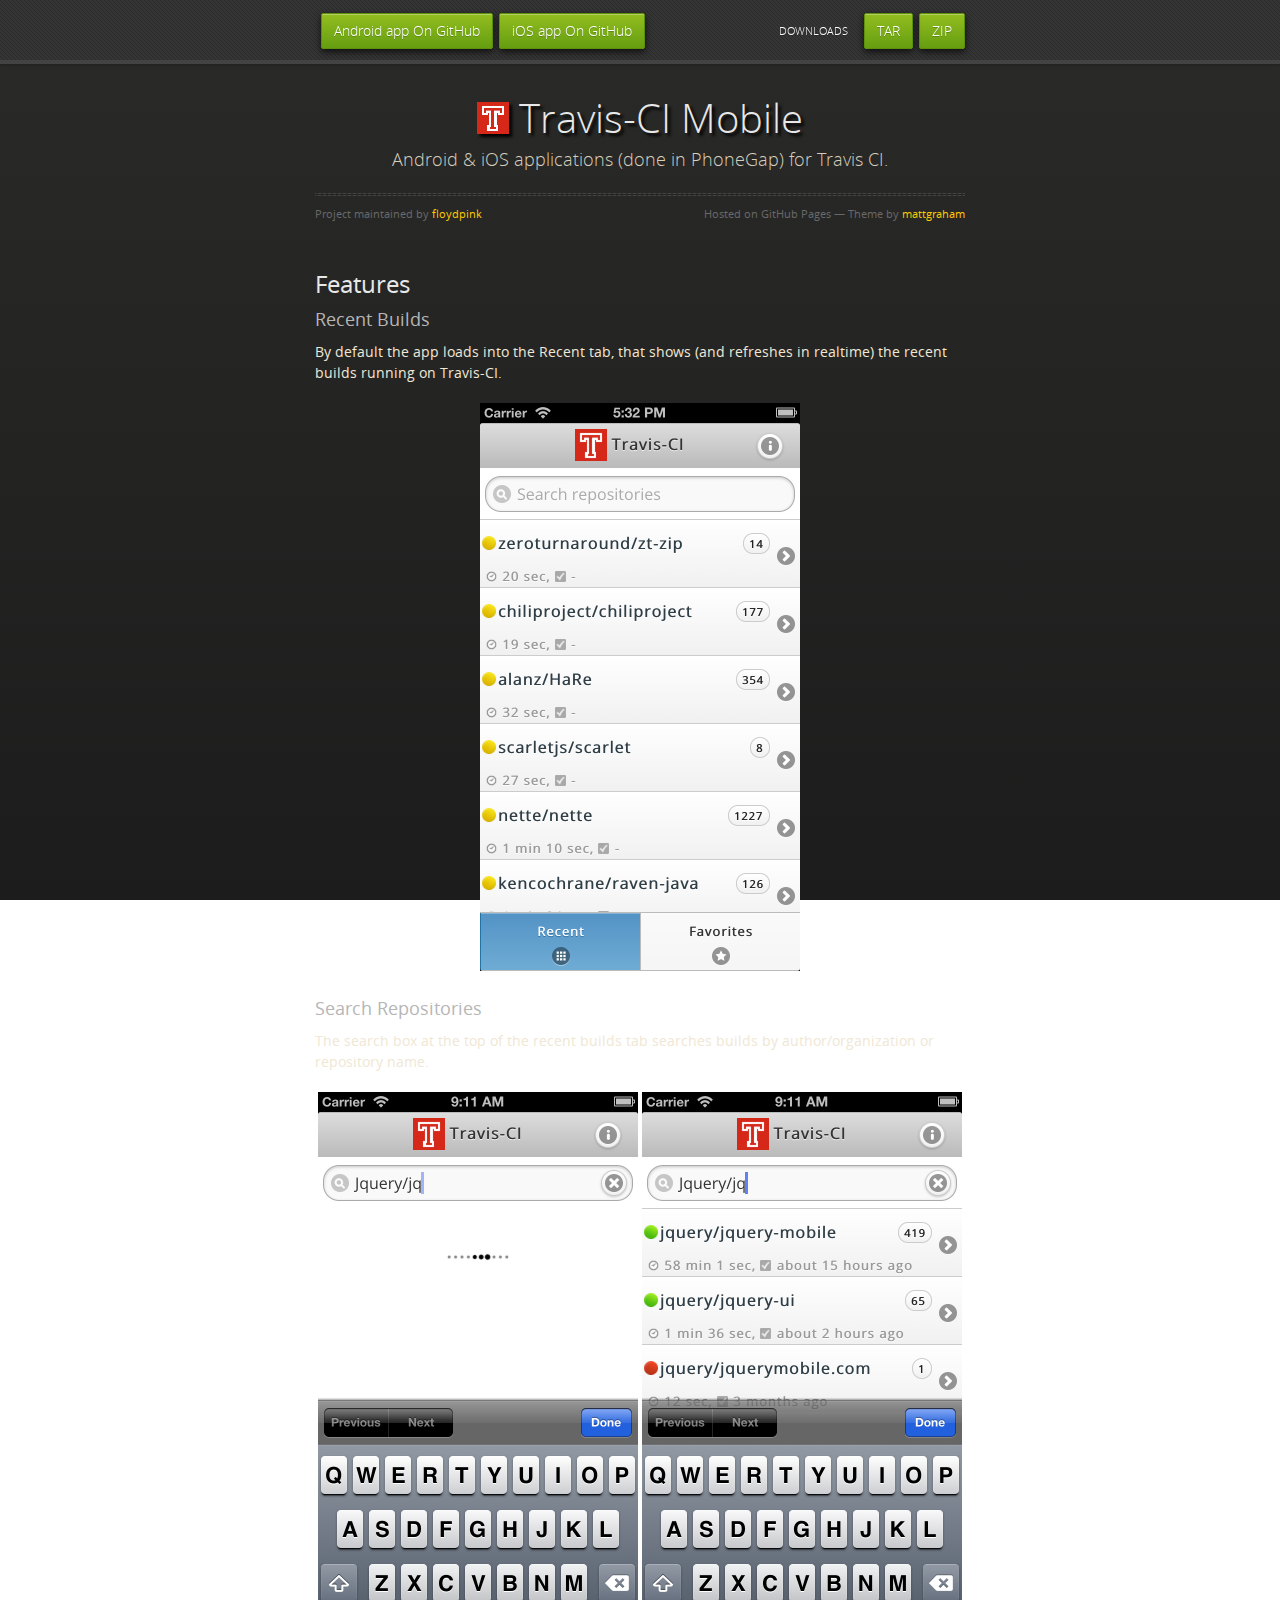
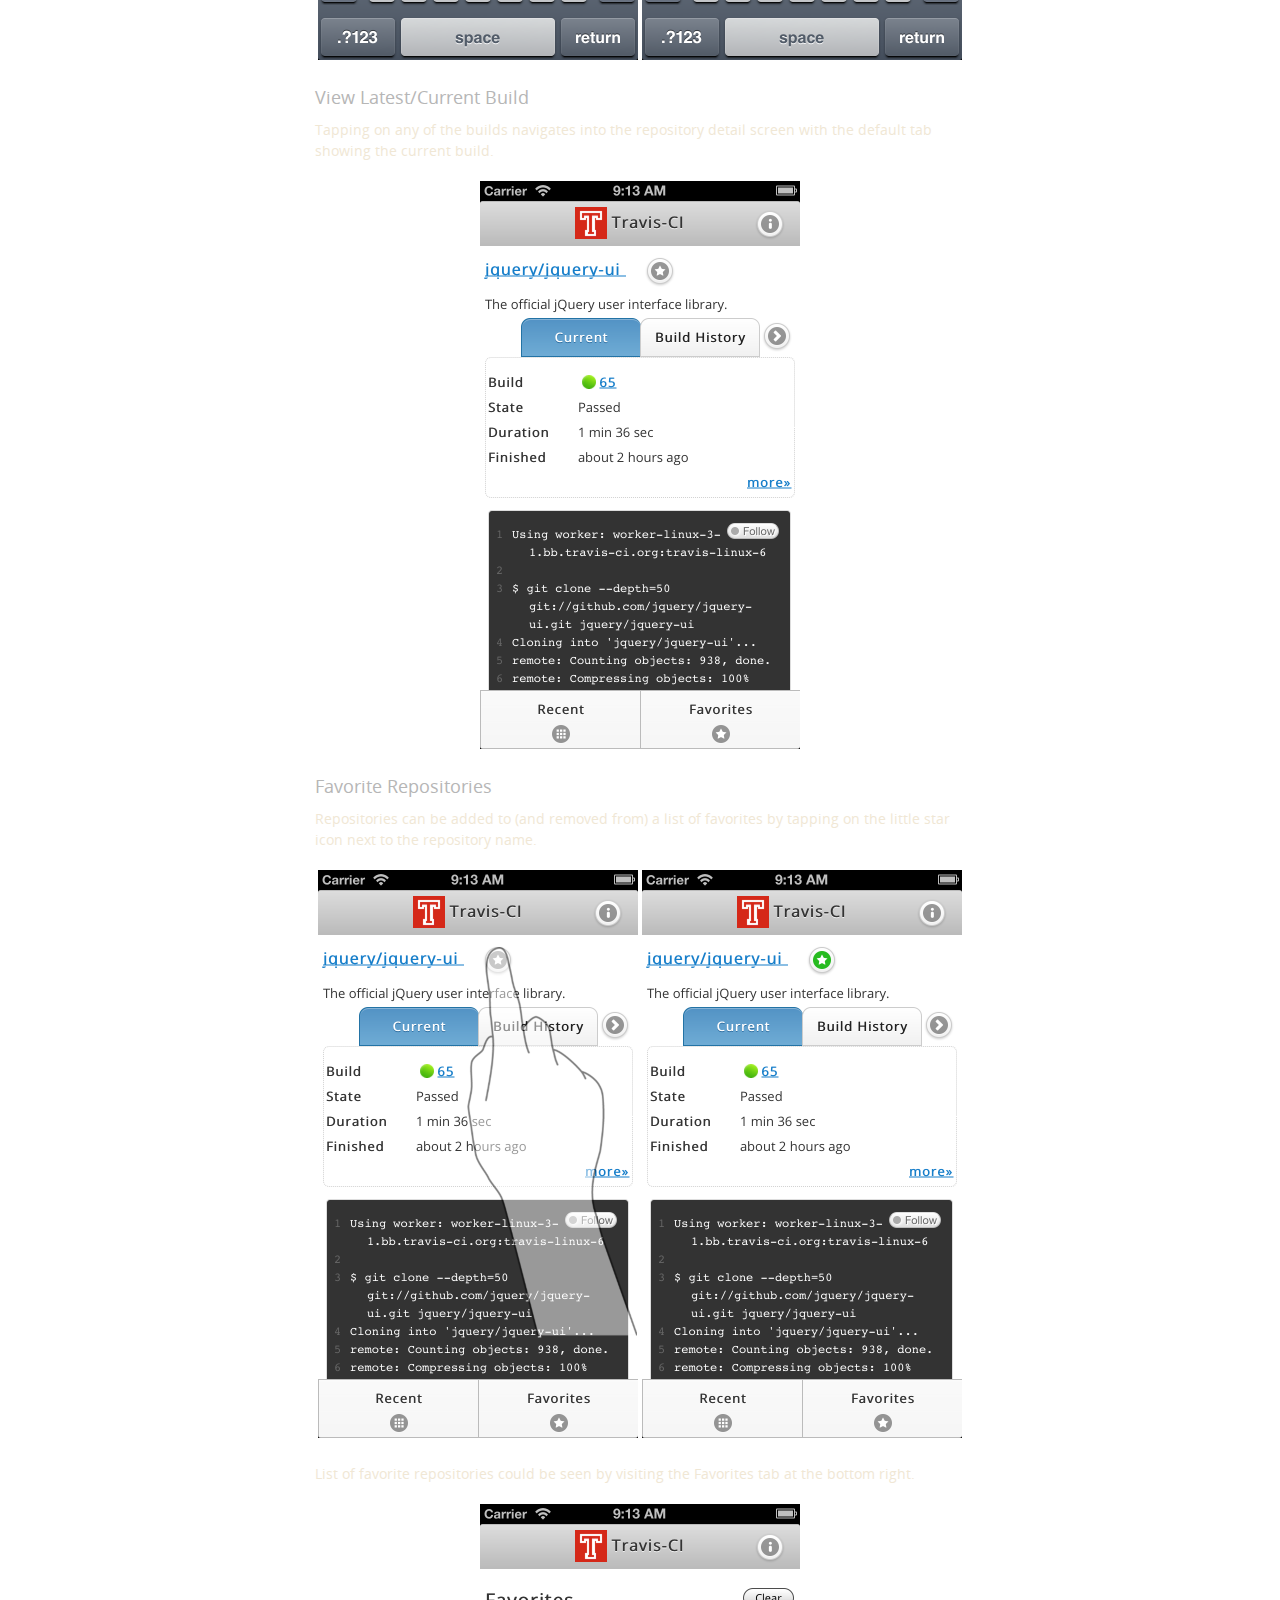
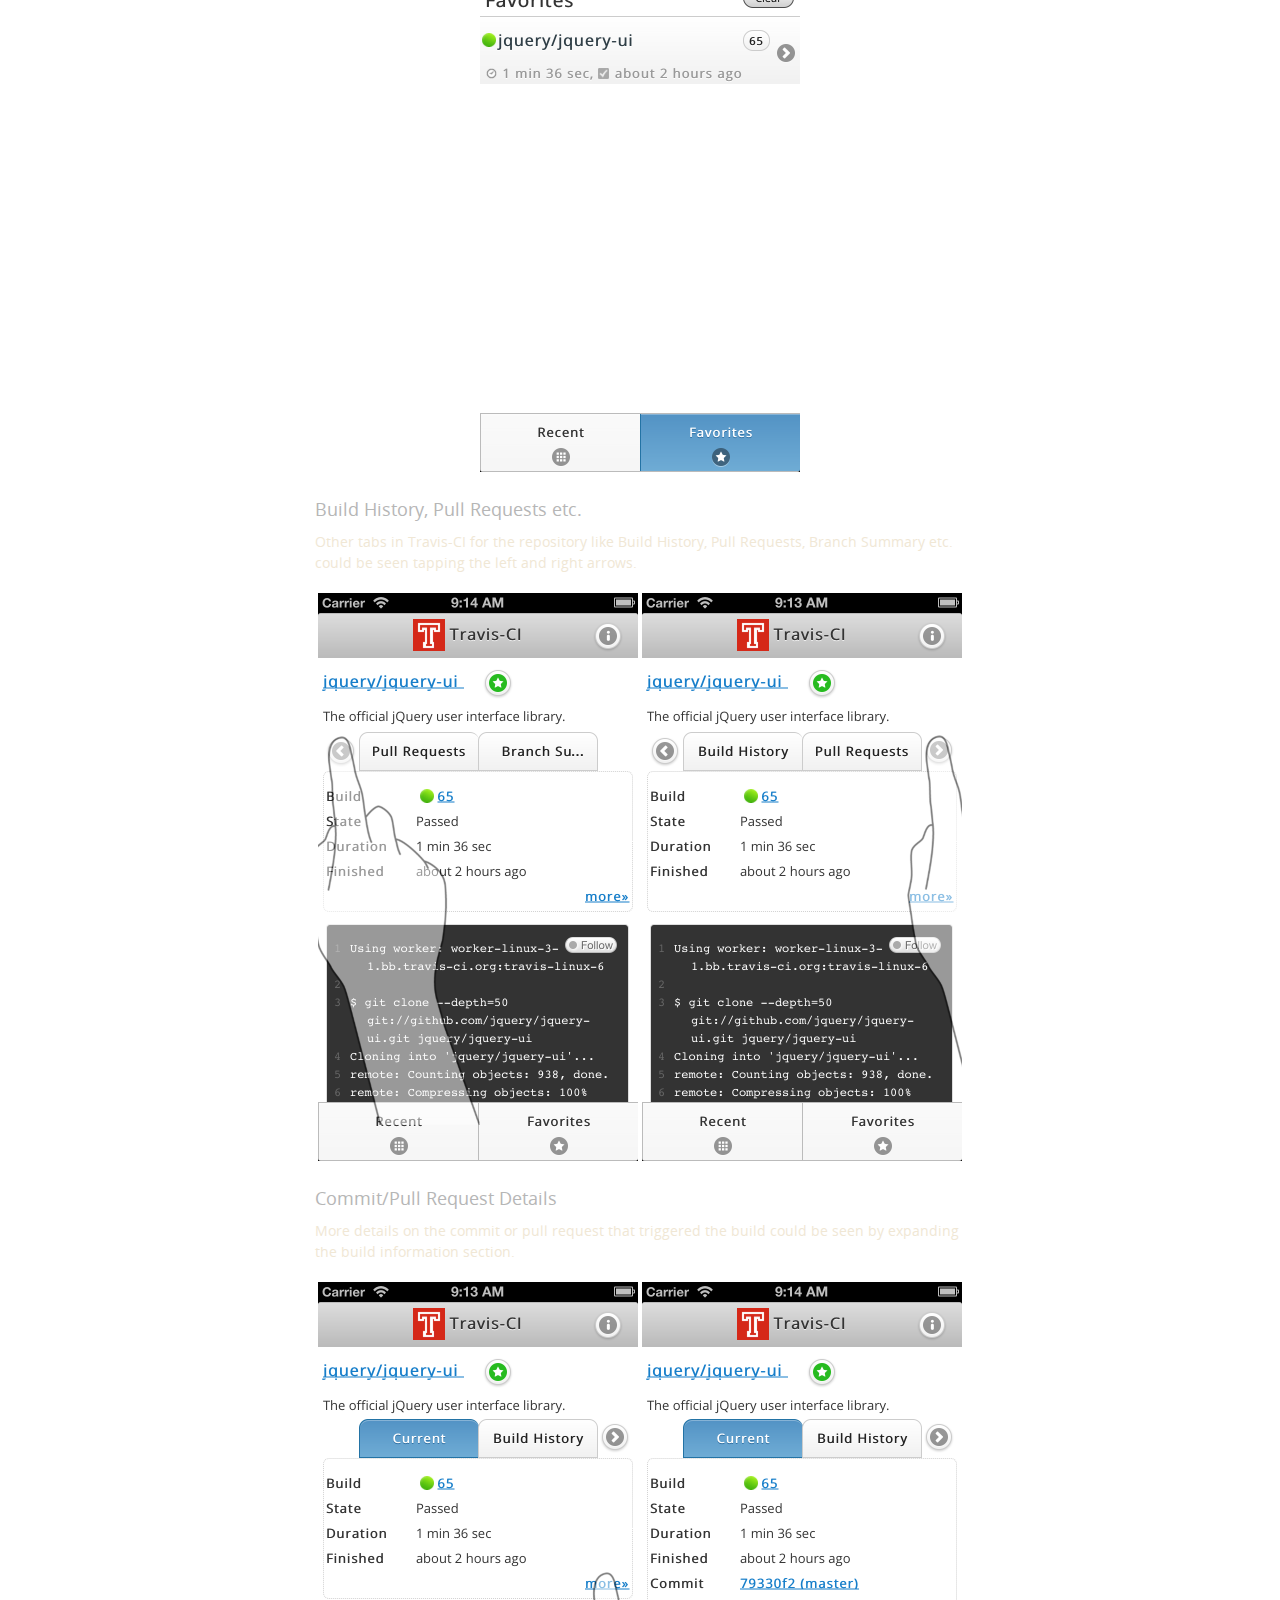
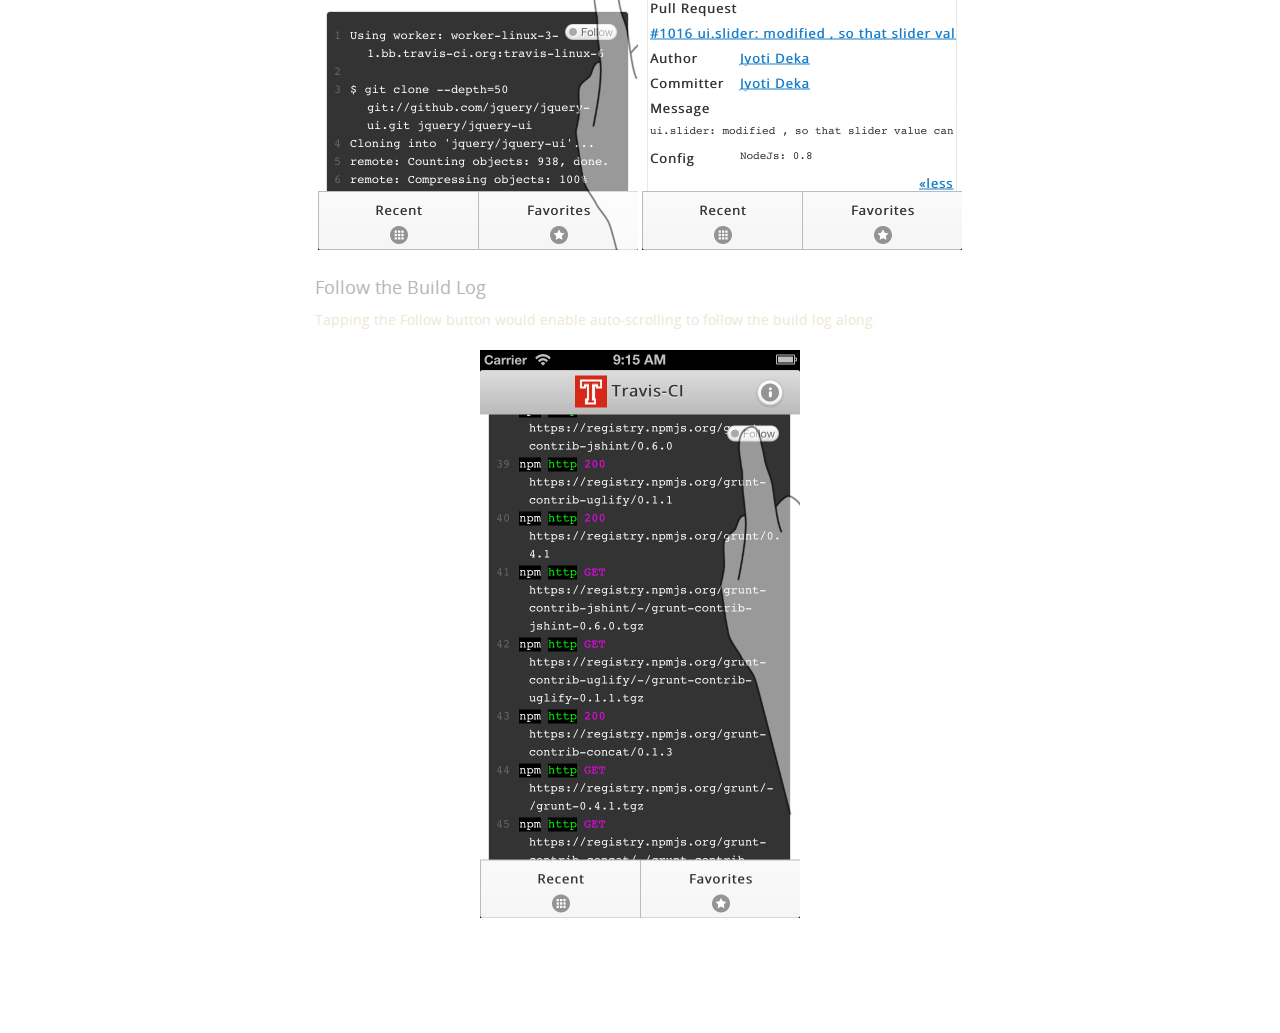
<file: features.html>
<!doctype html>
<html>
<head>
  <meta charset="utf-8">
  <meta http-equiv="X-UA-Compatible" content="chrome=1">
  <title>Travis-CI by floydpink - Feature Tour</title>
  <link rel="shortcut icon" href="images/icon.png">
  <link rel="stylesheet" href="stylesheets/styles.css">
  <link rel="stylesheet" href="stylesheets/pygment_trac.css">
  <script src="https://ajax.googleapis.com/ajax/libs/jquery/1.7.1/jquery.min.js"></script>
  <script src="javascripts/respond.js"></script>
  <!--[if lt IE 9]>
  <script src="//html5shiv.googlecode.com/svn/trunk/html5.js"></script>
  <![endif]-->
  <!--[if lt IE 8]>
  <link rel="stylesheet" href="stylesheets/ie.css">
  <![endif]-->
  <meta name="viewport" content="width=device-width, initial-scale=1, user-scalable=no">
  <meta name="google-site-verification" content="b6EJoMvbiWMFIBl26jLt4tfotebvmFzlnPeK1T2-3vM" />
</head>
<body>
<div id="header">
  <nav>
    <li class="fork"><a href="https://github.com/floydpink/Travis-CI">Android app On GitHub</a></li>
    <li class="fork"><a href="https://github.com/floydpink/Travis-CI-iOS">iOS app On GitHub</a></li>
    <li class="downloads"><a href="https://github.com/floydpink/Travis-CI/zipball/master">ZIP</a></li>
    <li class="downloads"><a href="https://github.com/floydpink/Travis-CI/tarball/master">TAR</a></li>
    <li class="title">DOWNLOADS</li>
  </nav>
</div>
<!-- end header -->

<div class="wrapper">

  <section>
    <div id="title">
      <h1><img src="images/icon.png" alt="logo" style="margin-right: 10px; margin-bottom: -1px;" />Travis-CI Mobile</h1>

      <p>Android &amp; iOS applications (done in PhoneGap) for Travis CI.</p>
      <hr>
      <span class="credits left">Project maintained by <a href="https://github.com/floydpink">floydpink</a></span>
      <span class="credits right">Hosted on GitHub Pages &mdash;
        Theme by <a href="http://twitter.com/#!/michigangraham">mattgraham</a></span>
    </div>

    <h2>Features</h2>

    <h3>Recent Builds</h3>

    <p>By default the app loads into the Recent tab, that shows (and refreshes in realtime) the recent builds running on Travis-CI.</p>

    <p class="screenshots">
      <img src="images/image02.png" alt="recent builds" />
    </p>

    <h3>Search Repositories</h3>

    <p>The search box at the top of the recent builds tab searches builds by author/organization or repository name.</p>

    <p class="screenshots">
      <img src="images/image05.png" alt="recent builds" />
      <img src="images/image06.png" alt="recent builds" />
    </p>

    <h3>View Latest/Current Build</h3>

    <p>Tapping on any of the builds navigates into the repository detail screen with the default tab showing the current build.</p>

    <p class="screenshots">
      <img src="images/image07.png" alt="recent builds" />
    </p>

    <h3>Favorite Repositories</h3>

    <p>Repositories can be added to (and removed from) a list of favorites by tapping on the little star icon next to the repository name.</p>

    <p class="screenshots">
      <img src="images/image08.png" alt="recent builds" />
      <img src="images/image09.png" alt="recent builds" />
    </p>

    <p>List of favorite repositories could be seen by visiting the Favorites tab at the bottom right.</p>

    <p class="screenshots">
      <img src="images/image10.png" alt="recent builds" />
    </p>

    <h3>Build History, Pull Requests etc.</h3>

    <p>Other tabs in Travis-CI for the repository like Build History, Pull Requests, Branch Summary etc. could be seen tapping the left and right arrows.</p>

    <p class="screenshots">
      <img src="images/image12.png" alt="recent builds" />
      <img src="images/image11.png" alt="recent builds" />
    </p>

    <h3>Commit/Pull Request Details</h3>

    <p>More details on the commit or pull request that triggered the build could be seen by expanding the build information section.</p>

    <p class="screenshots">
      <img src="images/image13.png" alt="recent builds" />
      <img src="images/image14.png" alt="recent builds" />
    </p>

    <h3>Follow the Build Log</h3>

    <p>Tapping the Follow button would enable auto-scrolling to follow the build log along.</p>

    <p class="screenshots">
      <img src="images/image15.png" alt="recent builds" />
    </p>

  </section>

</div>
<!--[if !IE]>
<script>fixScale(document);</script><![endif]-->
<script type="text/javascript">

  var _gaq = _gaq || [];
  _gaq.push(['_setAccount', 'UA-36383654-2']);
  _gaq.push(['_trackPageview']);

  (function () {
    var ga = document.createElement('script');
    ga.type = 'text/javascript';
    ga.async = true;
    ga.src = ('https:' == document.location.protocol ? 'https://ssl' : 'http://www') + '.google-analytics.com/ga.js';
    var s = document.getElementsByTagName('script')[0];
    s.parentNode.insertBefore(ga, s);
  })();

</script>

</body>
</html>
</file>
<file: stylesheets/styles.css>
@font-face {
  font-family : 'OpenSansLight';
  src         : url("../fonts/OpenSans-Light-webfont.eot");
  src         : url("../fonts/OpenSans-Light-webfont.eot?#iefix") format("embedded-opentype"), url("../fonts/OpenSans-Light-webfont.woff") format("woff"), url("../fonts/OpenSans-Light-webfont.ttf") format("truetype"), url("../fonts/OpenSans-Light-webfont.svg#OpenSansLight") format("svg");
  font-weight : normal;
  font-style  : normal;
}

@font-face {
  font-family : 'OpenSansLightItalic';
  src         : url("../fonts/OpenSans-LightItalic-webfont.eot");
  src         : url("../fonts/OpenSans-LightItalic-webfont.eot?#iefix") format("embedded-opentype"), url("../fonts/OpenSans-LightItalic-webfont.woff") format("woff"), url("../fonts/OpenSans-LightItalic-webfont.ttf") format("truetype"), url("../fonts/OpenSans-LightItalic-webfont.svg#OpenSansLightItalic") format("svg");
  font-weight : normal;
  font-style  : normal;
}

@font-face {
  font-family            : 'OpenSansRegular';
  src                    : url("../fonts/OpenSans-Regular-webfont.eot");
  src                    : url("../fonts/OpenSans-Regular-webfont.eot?#iefix") format("embedded-opentype"), url("../fonts/OpenSans-Regular-webfont.woff") format("woff"), url("../fonts/OpenSans-Regular-webfont.ttf") format("truetype"), url("../fonts/OpenSans-Regular-webfont.svg#OpenSansRegular") format("svg");
  font-weight            : normal;
  font-style             : normal;
  -webkit-font-smoothing : antialiased;
}

@font-face {
  font-family            : 'OpenSansItalic';
  src                    : url("../fonts/OpenSans-Italic-webfont.eot");
  src                    : url("../fonts/OpenSans-Italic-webfont.eot?#iefix") format("embedded-opentype"), url("../fonts/OpenSans-Italic-webfont.woff") format("woff"), url("../fonts/OpenSans-Italic-webfont.ttf") format("truetype"), url("../fonts/OpenSans-Italic-webfont.svg#OpenSansItalic") format("svg");
  font-weight            : normal;
  font-style             : normal;
  -webkit-font-smoothing : antialiased;
}

@font-face {
  font-family            : 'OpenSansSemibold';
  src                    : url("../fonts/OpenSans-Semibold-webfont.eot");
  src                    : url("../fonts/OpenSans-Semibold-webfont.eot?#iefix") format("embedded-opentype"), url("../fonts/OpenSans-Semibold-webfont.woff") format("woff"), url("../fonts/OpenSans-Semibold-webfont.ttf") format("truetype"), url("../fonts/OpenSans-Semibold-webfont.svg#OpenSansSemibold") format("svg");
  font-weight            : normal;
  font-style             : normal;
  -webkit-font-smoothing : antialiased;
}

@font-face {
  font-family            : 'OpenSansSemiboldItalic';
  src                    : url("../fonts/OpenSans-SemiboldItalic-webfont.eot");
  src                    : url("../fonts/OpenSans-SemiboldItalic-webfont.eot?#iefix") format("embedded-opentype"), url("../fonts/OpenSans-SemiboldItalic-webfont.woff") format("woff"), url("../fonts/OpenSans-SemiboldItalic-webfont.ttf") format("truetype"), url("../fonts/OpenSans-SemiboldItalic-webfont.svg#OpenSansSemiboldItalic") format("svg");
  font-weight            : normal;
  font-style             : normal;
  -webkit-font-smoothing : antialiased;
}

@font-face {
  font-family            : 'OpenSansBold';
  src                    : url("../fonts/OpenSans-Bold-webfont.eot");
  src                    : url("../fonts/OpenSans-Bold-webfont.eot?#iefix") format("embedded-opentype"), url("../fonts/OpenSans-Bold-webfont.woff") format("woff"), url("../fonts/OpenSans-Bold-webfont.ttf") format("truetype"), url("../fonts/OpenSans-Bold-webfont.svg#OpenSansBold") format("svg");
  font-weight            : normal;
  font-style             : normal;
  -webkit-font-smoothing : antialiased;
}

@font-face {
  font-family            : 'OpenSansBoldItalic';
  src                    : url("../fonts/OpenSans-BoldItalic-webfont.eot");
  src                    : url("../fonts/OpenSans-BoldItalic-webfont.eot?#iefix") format("embedded-opentype"), url("../fonts/OpenSans-BoldItalic-webfont.woff") format("woff"), url("../fonts/OpenSans-BoldItalic-webfont.ttf") format("truetype"), url("../fonts/OpenSans-BoldItalic-webfont.svg#OpenSansBoldItalic") format("svg");
  font-weight            : normal;
  font-style             : normal;
  -webkit-font-smoothing : antialiased;
}

/* normalize.css 2012-02-07T12:37 UTC - http://github.com/necolas/normalize.css */
/* =============================================================================
   HTML5 display definitions
   ========================================================================== */
/*
 * Corrects block display not defined in IE6/7/8/9 & FF3
 */
article,
aside,
details,
figcaption,
figure,
footer,
header,
hgroup,
nav,
section,
summary {
  display : block;
}

/*
 * Corrects inline-block display not defined in IE6/7/8/9 & FF3
 */
audio,
canvas,
video {
  display  : inline-block;
  *display : inline;
  *zoom    : 1;
}

/*
 * Prevents modern browsers from displaying 'audio' without controls
 */
audio:not([controls]) {
  display : none;
}

/*
 * Addresses styling for 'hidden' attribute not present in IE7/8/9, FF3, S4
 * Known issue: no IE6 support
 */
[hidden] {
  display : none;
}

/* =============================================================================
   Base
   ========================================================================== */
/*
 * 1. Corrects text resizing oddly in IE6/7 when body font-size is set using em units
 *    http://clagnut.com/blog/348/#c790
 * 2. Prevents iOS text size adjust after orientation change, without disabling user zoom
 *    www.456bereastreet.com/archive/201012/controlling_text_size_in_safari_for_ios_without_disabling_user_zoom/
 */
html {
  font-size                : 100%;
  /* 1 */
  -webkit-text-size-adjust : 100%;
  /* 2 */
  -ms-text-size-adjust     : 100%;
  /* 2 */
}

/*
 * Addresses font-family inconsistency between 'textarea' and other form elements.
 */
html,
button,
input,
select,
textarea {
  font-family : sans-serif;
}

/*
 * Addresses margins handled incorrectly in IE6/7
 */
body {
  margin : 0;
}

/* =============================================================================
   Links
   ========================================================================== */
/*
 * Addresses outline displayed oddly in Chrome
 */
a:focus {
  outline : thin dotted;
}

/*
 * Improves readability when focused and also mouse hovered in all browsers
 * people.opera.com/patrickl/experiments/keyboard/test
 */
a:hover,
a:active {
  outline : 0;
}

/* =============================================================================
   Typography
   ========================================================================== */
/*
 * Addresses font sizes and margins set differently in IE6/7
 * Addresses font sizes within 'section' and 'article' in FF4+, Chrome, S5
 */
h1 {
  font-size : 2em;
  margin    : 0.67em 0;
}

h2 {
  font-size : 1.5em;
  margin    : 0.83em 0;
}

h3 {
  font-size : 1.17em;
  margin    : 1em 0;
}

h4 {
  font-size : 1em;
  margin    : 1.33em 0;
}

h5 {
  font-size : 0.83em;
  margin    : 1.67em 0;
}

h6 {
  font-size : 0.75em;
  margin    : 2.33em 0;
}

/*
 * Addresses styling not present in IE7/8/9, S5, Chrome
 */
abbr[title] {
  border-bottom : 1px dotted;
}

/*
 * Addresses style set to 'bolder' in FF3+, S4/5, Chrome
*/
b,
strong {
  font-weight : bold;
}

blockquote {
  margin : 1em 40px;
}

/*
 * Addresses styling not present in S5, Chrome
 */
dfn {
  font-style : italic;
}

/*
 * Addresses styling not present in IE6/7/8/9
 */
mark {
  background : #ff0;
  color      : #000;
}

/*
 * Addresses margins set differently in IE6/7
 */
p,
pre {
  margin : 1em 0;
}

/*
 * Corrects font family set oddly in IE6, S4/5, Chrome
 * en.wikipedia.org/wiki/User:Davidgothberg/Test59
 */
pre,
code,
kbd,
samp {
  font-family  : monospace, serif;
  _font-family : 'courier new', monospace;
  font-size    : 1em;
}

/*
 * 1. Addresses CSS quotes not supported in IE6/7
 * 2. Addresses quote property not supported in S4
 */
/* 1 */
q {
  quotes : none;
}

/* 2 */
q:before,
q:after {
  content : '';
  content : none;
}

small {
  font-size : 75%;
}

/*
 * Prevents sub and sup affecting line-height in all browsers
 * gist.github.com/413930
 */
sub,
sup {
  font-size      : 75%;
  line-height    : 0;
  position       : relative;
  vertical-align : baseline;
}

sup {
  top : -0.5em;
}

sub {
  bottom : -0.25em;
}

/* =============================================================================
   Lists
   ========================================================================== */
/*
 * Addresses margins set differently in IE6/7
 */
dl,
menu,
ol,
ul {
  margin : 1em 0;
}

dd {
  margin : 0 0 0 40px;
}

/*
 * Addresses paddings set differently in IE6/7
 */
menu,
ol,
ul {
  padding : 0 0 0 40px;
}

/*
 * Corrects list images handled incorrectly in IE7
 */
nav ul,
nav ol {
  list-style       : none;
  list-style-image : none;
}

/* =============================================================================
   Embedded content
   ========================================================================== */
/*
 * 1. Removes border when inside 'a' element in IE6/7/8/9, FF3
 * 2. Improves image quality when scaled in IE7
 *    code.flickr.com/blog/2008/11/12/on-ui-quality-the-little-things-client-side-image-resizing/
 */
img {
  border                 : 0;
  /* 1 */
  -ms-interpolation-mode : bicubic;
  /* 2 */
}

/*
 * Corrects overflow displayed oddly in IE9
 */
svg:not(:root) {
  overflow : hidden;
}

/* =============================================================================
   Figures
   ========================================================================== */
/*
 * Addresses margin not present in IE6/7/8/9, S5, O11
 */
figure {
  margin : 0;
}

/* =============================================================================
   Forms
   ========================================================================== */
/*
 * Corrects margin displayed oddly in IE6/7
 */
form {
  margin : 0;
}

/*
 * Define consistent border, margin, and padding
 */
fieldset {
  border  : 1px solid #c0c0c0;
  margin  : 0 2px;
  padding : 0.35em 0.625em 0.75em;
}

/*
 * 1. Corrects color not being inherited in IE6/7/8/9
 * 2. Corrects text not wrapping in FF3 
 * 3. Corrects alignment displayed oddly in IE6/7
 */
legend {
  border       : 0;
  /* 1 */
  padding      : 0;
  white-space  : normal;
  /* 2 */
  *margin-left : -7px;
  /* 3 */
}

/*
 * 1. Corrects font size not being inherited in all browsers
 * 2. Addresses margins set differently in IE6/7, FF3+, S5, Chrome
 * 3. Improves appearance and consistency in all browsers
 */
button,
input,
select,
textarea {
  font-size       : 100%;
  /* 1 */
  margin          : 0;
  /* 2 */
  vertical-align  : baseline;
  /* 3 */
  *vertical-align : middle;
  /* 3 */
}

/*
 * Addresses FF3/4 setting line-height on 'input' using !important in the UA stylesheet
 */
button,
input {
  line-height : normal;
  /* 1 */
}

/*
 * 1. Improves usability and consistency of cursor style between image-type 'input' and others
 * 2. Corrects inability to style clickable 'input' types in iOS
 * 3. Removes inner spacing in IE7 without affecting normal text inputs
 *    Known issue: inner spacing remains in IE6
 */
button,
input[type="button"],
input[type="reset"],
input[type="submit"] {
  cursor             : pointer;
  /* 1 */
  -webkit-appearance : button;
  /* 2 */
  *overflow          : visible;
  /* 3 */
}

/*
 * Re-set default cursor for disabled elements
 */
button[disabled],
input[disabled] {
  cursor : default;
}

/*
 * 1. Addresses box sizing set to content-box in IE8/9
 * 2. Removes excess padding in IE8/9
 * 3. Removes excess padding in IE7
      Known issue: excess padding remains in IE6
 */
input[type="checkbox"],
input[type="radio"] {
  box-sizing : border-box;
  /* 1 */
  padding    : 0;
  /* 2 */
  *height    : 13px;
  /* 3 */
  *width     : 13px;
  /* 3 */
}

/*
 * 1. Addresses appearance set to searchfield in S5, Chrome
 * 2. Addresses box-sizing set to border-box in S5, Chrome (include -moz to future-proof)
 */
input[type="search"] {
  -webkit-appearance : textfield;
  /* 1 */
  -moz-box-sizing    : content-box;
  -webkit-box-sizing : content-box;
  /* 2 */
  box-sizing         : content-box;
}

/*
 * Removes inner padding and search cancel button in S5, Chrome on OS X
 */
input[type="search"]::-webkit-search-decoration,
input[type="search"]::-webkit-search-cancel-button {
  -webkit-appearance : none;
}

/*
 * Removes inner padding and border in FF3+
 * www.sitepen.com/blog/2008/05/14/the-devils-in-the-details-fixing-dojos-toolbar-buttons/
 */
button::-moz-focus-inner,
input::-moz-focus-inner {
  border  : 0;
  padding : 0;
}

/*
 * 1. Removes default vertical scrollbar in IE6/7/8/9
 * 2. Improves readability and alignment in all browsers
 */
textarea {
  overflow       : auto;
  /* 1 */
  vertical-align : top;
  /* 2 */
}

/* =============================================================================
   Tables
   ========================================================================== */
/*
 * Remove most spacing between table cells
 */
table {
  border-collapse : collapse;
  border-spacing  : 0;
}

body {
  padding               : 0px 0 20px 0px;
  margin                : 0px;
  font                  : 14px/1.5 "OpenSansRegular", "Helvetica Neue", Helvetica, Arial, sans-serif;
  color                 : #f0e7d5;
  font-weight           : normal;
  background            : #252525;
  background-attachment : fixed !important;
  background            : -webkit-gradient(linear, 50% 0%, 50% 100%, color-stop(0%, #2a2a29), color-stop(100%, #1c1c1c));
  background            : -webkit-linear-gradient(#2a2a29, #1c1c1c);
  background            : -moz-linear-gradient(#2a2a29, #1c1c1c);
  background            : -o-linear-gradient(#2a2a29, #1c1c1c);
  background            : -ms-linear-gradient(#2a2a29, #1c1c1c);
  background            : linear-gradient(#2a2a29, #1c1c1c);
}

h1, h2, h3, h4, h5, h6 {
  color       : #e8e8e8;
  margin      : 0 0 10px;
  font-family : 'OpenSansRegular', "Helvetica Neue", Helvetica, Arial, sans-serif;
  font-weight : normal;
}

p, ul, ol, table, pre, dl {
  margin : 0 0 20px;
}

h1, h2, h3 {
  line-height : 1.1;
}

h1 {
  font-size : 28px;
}

h2 {
  font-size : 24px;
}

h4, h5, h6 {
  color : #e8e8e8;
}

h3 {
  font-size   : 18px;
  line-height : 24px;
  font-family : 'OpenSansRegular', "Helvetica Neue", Helvetica, Arial, sans-serif !important;
  font-weight : normal;
  color       : #b6b6b6;
}

a {
  color           : #ffcc00;
  font-weight     : 400;
  text-decoration : none;
}

a:hover {
  color : #ffeb9b;
}

a small {
  font-size  : 11px;
  color      : #666;
  margin-top : -0.6em;
  display    : block;
}

ul {
  list-style-image : url("../images/bullet.png");
}

strong {
  font-family : 'OpenSansBold', "Helvetica Neue", Helvetica, Arial, sans-serif !important;
  font-weight : normal;
}

.wrapper {
  max-width : 650px;
  margin    : 0 auto;
  position  : relative;
  padding   : 0 20px;
}

section img {
  max-width : 100%;
}

blockquote {
  border-left : 3px solid #ffcc00;
  margin      : 0;
  padding     : 0 0 0 20px;
  font-style  : italic;
}

code {
  font-family           : "Lucida Sans", Monaco, Bitstream Vera Sans Mono, Lucida Console, Terminal;
  color                 : #efefef;
  font-size             : 13px;
  margin                : 0 4px;
  padding               : 4px 6px;
  -moz-border-radius    : 2px;
  -webkit-border-radius : 2px;
  -o-border-radius      : 2px;
  -ms-border-radius     : 2px;
  -khtml-border-radius  : 2px;
  border-radius         : 2px;
}

pre {
  padding               : 8px 15px;
  background            : #191919;
  -moz-border-radius    : 2px;
  -webkit-border-radius : 2px;
  -o-border-radius      : 2px;
  -ms-border-radius     : 2px;
  -khtml-border-radius  : 2px;
  border-radius         : 2px;
  border                : 1px solid #121212;
  -moz-box-shadow       : inset 0 1px 3px rgba(0, 0, 0, 0.3);
  -webkit-box-shadow    : inset 0 1px 3px rgba(0, 0, 0, 0.3);
  -o-box-shadow         : inset 0 1px 3px rgba(0, 0, 0, 0.3);
  box-shadow            : inset 0 1px 3px rgba(0, 0, 0, 0.3);
  overflow              : auto;
  overflow-y            : hidden;
}

pre code {
  color       : #efefef;
  text-shadow : 0px 1px 0px #000;
  margin      : 0;
  padding     : 0;
}

table {
  width           : 100%;
  border-collapse : collapse;
}

th {
  text-align    : left;
  padding       : 5px 10px;
  border-bottom : 1px solid #434343;
  color         : #b6b6b6;
  font-family   : 'OpenSansSemibold', "Helvetica Neue", Helvetica, Arial, sans-serif !important;
  font-weight   : normal;
}

td {
  text-align    : left;
  padding       : 5px 10px;
  border-bottom : 1px solid #434343;
}

hr {
  border     : 0;
  outline    : none;
  height     : 3px;
  background : transparent url("../images/hr.gif") center center repeat-x;
  margin     : 0 0 20px;
}

dt {
  color       : #f0e7d5;
  font-family : 'OpenSansSemibold', "Helvetica Neue", Helvetica, Arial, sans-serif !important;
  font-weight : normal;
}

#header {
  z-index            : 100;
  left               : 0;
  top                : 0px;
  height             : 60px;
  width              : 100%;
  position           : fixed;
  background         : url(../images/nav-bg.gif) #353535;
  border-bottom      : 4px solid #434343;
  -moz-box-shadow    : 0px 1px 3px rgba(0, 0, 0, 0.25);
  -webkit-box-shadow : 0px 1px 3px rgba(0, 0, 0, 0.25);
  -o-box-shadow      : 0px 1px 3px rgba(0, 0, 0, 0.25);
  box-shadow         : 0px 1px 3px rgba(0, 0, 0, 0.25);
}

#header nav {
  max-width  : 650px;
  margin     : 0 auto;
  padding    : 0 10px;
  background : blue;
  margin     : 6px auto;
}

#header nav li {
  font-family : 'OpenSansLight', "Helvetica Neue", Helvetica, Arial, sans-serif;
  font-weight : normal;
  list-style  : none;
  display     : inline;
  color       : white;
  line-height : 50px;
  text-shadow : 0px 1px 0px rgba(0, 0, 0, 0.2);
  font-size   : 14px;
}

#header nav li a {
  color                 : white;
  border                : 1px solid #5d910b;
  background            : -webkit-gradient(linear, 50% 0%, 50% 100%, color-stop(0%, #93bd20), color-stop(100%, #659e10));
  background            : -webkit-linear-gradient(#93bd20, #659e10);
  background            : -moz-linear-gradient(#93bd20, #659e10);
  background            : -o-linear-gradient(#93bd20, #659e10);
  background            : -ms-linear-gradient(#93bd20, #659e10);
  background            : linear-gradient(#93bd20, #659e10);
  -moz-border-radius    : 2px;
  -webkit-border-radius : 2px;
  -o-border-radius      : 2px;
  -ms-border-radius     : 2px;
  -khtml-border-radius  : 2px;
  border-radius         : 2px;
  -moz-box-shadow       : inset 0px 1px 0px rgba(255, 255, 255, 0.3), 0px 3px 7px rgba(0, 0, 0, 0.7);
  -webkit-box-shadow    : inset 0px 1px 0px rgba(255, 255, 255, 0.3), 0px 3px 7px rgba(0, 0, 0, 0.7);
  -o-box-shadow         : inset 0px 1px 0px rgba(255, 255, 255, 0.3), 0px 3px 7px rgba(0, 0, 0, 0.7);
  box-shadow            : inset 0px 1px 0px rgba(255, 255, 255, 0.3), 0px 3px 7px rgba(0, 0, 0, 0.7);
  background-color      : #93bd20;
  padding               : 10px 12px;
  margin-top            : 6px;
  line-height           : 14px;
  font-size             : 14px;
  display               : inline-block;
  text-align            : center;
}

#header nav li a:hover {
  background         : -webkit-gradient(linear, 50% 0%, 50% 100%, color-stop(0%, #749619), color-stop(100%, #527f0e));
  background         : -webkit-linear-gradient(#749619, #527f0e);
  background         : -moz-linear-gradient(#749619, #527f0e);
  background         : -o-linear-gradient(#749619, #527f0e);
  background         : -ms-linear-gradient(#749619, #527f0e);
  background         : linear-gradient(#749619, #527f0e);
  background-color   : #659e10;
  border             : 1px solid #527f0e;
  -moz-box-shadow    : inset 0px 1px 1px rgba(0, 0, 0, 0.2), 0px 1px 0px rgba(0, 0, 0, 0);
  -webkit-box-shadow : inset 0px 1px 1px rgba(0, 0, 0, 0.2), 0px 1px 0px rgba(0, 0, 0, 0);
  -o-box-shadow      : inset 0px 1px 1px rgba(0, 0, 0, 0.2), 0px 1px 0px rgba(0, 0, 0, 0);
  box-shadow         : inset 0px 1px 1px rgba(0, 0, 0, 0.2), 0px 1px 0px rgba(0, 0, 0, 0);
}

#header nav li.fork {
  float       : left;
  margin-left : 6px;
}

#header nav li.downloads {
  float       : right;
  margin-left : 6px;
}

#header nav li.title {
  float        : right;
  margin-right : 10px;
  font-size    : 11px;
}

section {
  max-width  : 650px;
  padding    : 30px 0px 50px 0px;
  margin     : 20px 0;
  margin-top : 70px;
}

section #title {
  border  : 0;
  outline : none;
  margin  : 0 0 50px 0;
  padding : 0 0 5px 0;
}

section #title h1 img {
  -webkit-box-shadow : 3px 3px 3px #000000;
  box-shadow         : 3px 3px 3px #000000;
}

section #title h1 {
  font-family         : 'OpenSansLight', "Helvetica Neue", Helvetica, Arial, sans-serif;
  font-weight         : normal;
  font-size           : 40px;
  text-align          : center;
  line-height         : 36px;
  -webkit-text-shadow : 3px 3px 3px #000000;
  text-shadow         : 3px 3px 3px #000000;
}

section #title p {
  color       : #d7cfbe;
  font-family : 'OpenSansLight', "Helvetica Neue", Helvetica, Arial, sans-serif;
  font-weight : normal;
  font-size   : 18px;
  text-align  : center;
}

section #title .credits {
  font-size   : 11px;
  font-family : 'OpenSansRegular', "Helvetica Neue", Helvetica, Arial, sans-serif;
  font-weight : normal;
  color       : #696969;
  margin-top  : -10px;
}

section #title .credits.left {
  float : left;
}

section #title .credits.right {
  float : right;
}

.screenshots {
  text-align : center;
}

.screenshots img {
  width : 320px;
}

@media print, screen and (max-width: 720px) {
  #title .credits {
    display     : block;
    width       : 100%;
    line-height : 30px;
    text-align  : center;
  }

  #title .credits .left {
    float   : none;
    display : block;
  }

  #title .credits .right {
    float   : none;
    display : block;
  }
}

@media print, screen and (max-width: 480px) {
  #header {
    margin-top : -20px;
  }

  section {
    margin-top : 40px;
  }

  nav {
    display : none;
  }
}
</file>
<file: stylesheets/pygment_trac.css>
.highlight .hll { background-color: #404040 }
.highlight  { color: #d0d0d0 }
.highlight .c { color: #999999; font-style: italic } /* Comment */
.highlight .err { color: #a61717; background-color: #e3d2d2 } /* Error */
.highlight .g { color: #d0d0d0 } /* Generic */
.highlight .k { color: #6ab825; font-weight: normal } /* Keyword */
.highlight .l { color: #d0d0d0 } /* Literal */
.highlight .n { color: #d0d0d0 } /* Name */
.highlight .o { color: #d0d0d0 } /* Operator */
.highlight .x { color: #d0d0d0 } /* Other */
.highlight .p { color: #d0d0d0 } /* Punctuation */
.highlight .cm { color: #999999; font-style: italic } /* Comment.Multiline */
.highlight .cp { color: #cd2828; font-weight: normal } /* Comment.Preproc */
.highlight .c1 { color: #999999; font-style: italic } /* Comment.Single */
.highlight .cs { color: #e50808; font-weight: normal; background-color: #520000 } /* Comment.Special */
.highlight .gd { color: #d22323 } /* Generic.Deleted */
.highlight .ge { color: #d0d0d0; font-style: italic } /* Generic.Emph */
.highlight .gr { color: #d22323 } /* Generic.Error */
.highlight .gh { color: #ffffff; font-weight: normal } /* Generic.Heading */
.highlight .gi { color: #589819 } /* Generic.Inserted */
.highlight .go { color: #cccccc } /* Generic.Output */
.highlight .gp { color: #aaaaaa } /* Generic.Prompt */
.highlight .gs { color: #d0d0d0; font-weight: normal } /* Generic.Strong */
.highlight .gu { color: #ffffff; text-decoration: underline } /* Generic.Subheading */
.highlight .gt { color: #d22323 } /* Generic.Traceback */
.highlight .kc { color: #6ab825; font-weight: normal } /* Keyword.Constant */
.highlight .kd { color: #6ab825; font-weight: normal } /* Keyword.Declaration */
.highlight .kn { color: #6ab825; font-weight: normal } /* Keyword.Namespace */
.highlight .kp { color: #6ab825 } /* Keyword.Pseudo */
.highlight .kr { color: #6ab825; font-weight: normal } /* Keyword.Reserved */
.highlight .kt { color: #6ab825; font-weight: normal } /* Keyword.Type */
.highlight .ld { color: #d0d0d0 } /* Literal.Date */
.highlight .m { color: #3677a9 } /* Literal.Number */
.highlight .s { color: #9dd5f1 } /* Literal.String */
.highlight .na { color: #bbbbbb } /* Name.Attribute */
.highlight .nb { color: #24909d } /* Name.Builtin */
.highlight .nc { color: #447fcf; text-decoration: underline } /* Name.Class */
.highlight .no { color: #40ffff } /* Name.Constant */
.highlight .nd { color: #ffa500 } /* Name.Decorator */
.highlight .ni { color: #d0d0d0 } /* Name.Entity */
.highlight .ne { color: #bbbbbb } /* Name.Exception */
.highlight .nf { color: #447fcf } /* Name.Function */
.highlight .nl { color: #d0d0d0 } /* Name.Label */
.highlight .nn { color: #447fcf; text-decoration: underline } /* Name.Namespace */
.highlight .nx { color: #d0d0d0 } /* Name.Other */
.highlight .py { color: #d0d0d0 } /* Name.Property */
.highlight .nt { color: #6ab825;} /* Name.Tag */
.highlight .nv { color: #40ffff } /* Name.Variable */
.highlight .ow { color: #6ab825; font-weight: normal } /* Operator.Word */
.highlight .w { color: #666666 } /* Text.Whitespace */
.highlight .mf { color: #3677a9 } /* Literal.Number.Float */
.highlight .mh { color: #3677a9 } /* Literal.Number.Hex */
.highlight .mi { color: #3677a9 } /* Literal.Number.Integer */
.highlight .mo { color: #3677a9 } /* Literal.Number.Oct */
.highlight .sb { color: #9dd5f1 } /* Literal.String.Backtick */
.highlight .sc { color: #9dd5f1 } /* Literal.String.Char */
.highlight .sd { color: #9dd5f1 } /* Literal.String.Doc */
.highlight .s2 { color: #9dd5f1 } /* Literal.String.Double */
.highlight .se { color: #9dd5f1 } /* Literal.String.Escape */
.highlight .sh { color: #9dd5f1 } /* Literal.String.Heredoc */
.highlight .si { color: #9dd5f1 } /* Literal.String.Interpol */
.highlight .sx { color: #ffa500 } /* Literal.String.Other */
.highlight .sr { color: #9dd5f1 } /* Literal.String.Regex */
.highlight .s1 { color: #9dd5f1 } /* Literal.String.Single */
.highlight .ss { color: #9dd5f1 } /* Literal.String.Symbol */
.highlight .bp { color: #24909d } /* Name.Builtin.Pseudo */
.highlight .vc { color: #40ffff } /* Name.Variable.Class */
.highlight .vg { color: #40ffff } /* Name.Variable.Global */
.highlight .vi { color: #40ffff } /* Name.Variable.Instance */
.highlight .il { color: #3677a9 } /* Literal.Number.Integer.Long */
</file>
<file: stylesheets/ie.css>
nav {
  display: none;
}
</file>
